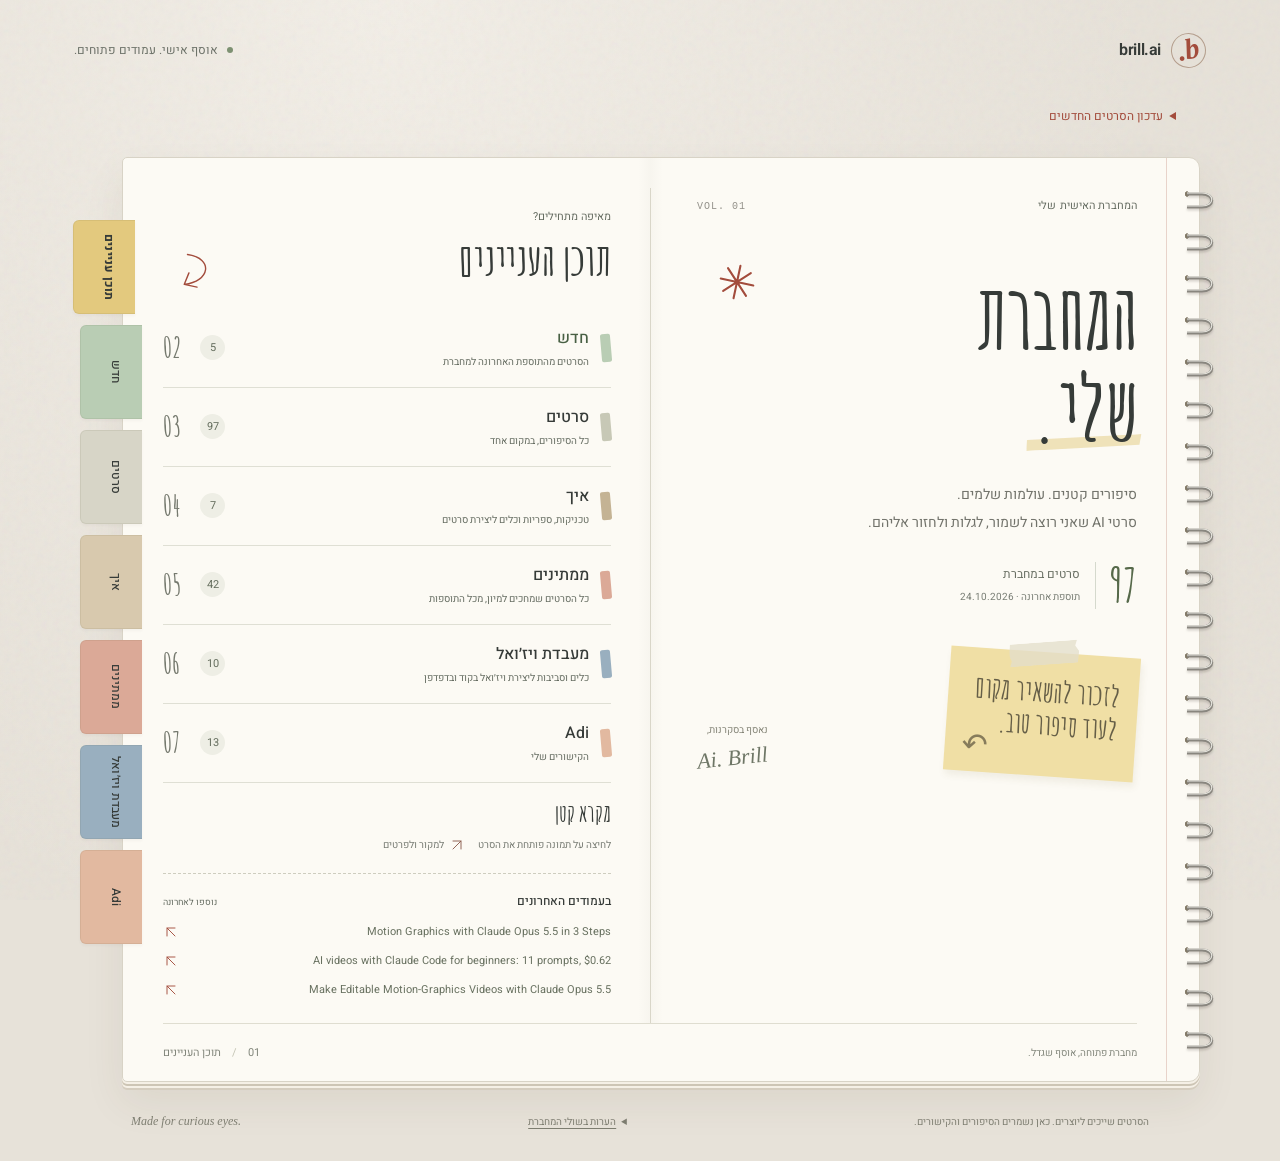
<file: index.html>
<!doctype html>
<html lang="he" dir="rtl">
<head>
  <meta charset="utf-8">
  <meta name="viewport" content="width=device-width, initial-scale=1">
  <meta name="description" content="המחברת שלי. אוסף של סרטי AI, סיפורים, יוצרים ורעיונות ששווה לשמור.">
  <meta name="theme-color" content="#e7e2d9">
  <title>המחברת שלי | brill.ai</title>
  <link rel="icon" href="assets/favicon.ico" sizes="16x16 32x32 48x48">
  <link rel="icon" href="assets/favicon.svg" type="image/svg+xml" sizes="any">
  <link rel="apple-touch-icon" href="assets/apple-touch-icon.png" sizes="180x180">
  <link rel="preload" href="assets/fonts/heebo.woff" as="font" type="font/woff" crossorigin>
  <link rel="preload" href="assets/fonts/amatic-hebrew.woff" as="font" type="font/woff" crossorigin>
  <link rel="stylesheet" href="style.css">
  <script src="film-images.js" defer></script>
  <script src="film-dates.js" defer></script>
  <script src="film-editor.js" defer></script>
  <script src="script.js" defer></script>
</head>
<body>
  <a class="skip" href="#main">דילוג למחברת</a>
  <header class="desk-header">
    <a class="brand" href="#home" aria-label="brill.ai — תוכן העניינים"><span class="brand-mark" aria-hidden="true">b.</span><span dir="ltr">brill.ai</span></a>
    <p class="desk-caption"><span class="status-dot" aria-hidden="true"></span> אוסף אישי. עמודים פתוחים.</p>
  </header>
  <details class="library-update">
    <summary>עדכון הסרטים החדשים</summary>
    <p>להכנסת הסרטים מהתוספת האחרונה ל״חדש״ ולהשארת הסרטים הקודמים בקטגוריות שלהם.</p>
    <a class="file-button" href="https://github.com/Adibrill1/Ai.Brill.Movies/actions/workflows/update-films.yml" target="_blank" rel="noopener noreferrer">פתיחת העדכון ב־GitHub <svg class="arrow-icon" aria-hidden="true" viewBox="0 0 24 24"><path d="M6 18 18 6M6 6h12v12"/></svg></a>
    <p>ב־GitHub לחצי על <bdi>Run workflow</bdi> ואז על כפתור ההפעלה הירוק. נדרשת כניסה לחשבון שלך. בסיום חזרי למחברת ורענני את העמוד.</p>
  </details>
  <div class="notebook-wrap">
    <nav class="page-tabs" aria-label="דפי המחברת">
      <a href="#home" data-page="home" class="tab tab-home" aria-current="page">תוכן עניינים</a>
      <a href="#new" data-page="new" class="tab tab-new">חדש</a>
      <a href="#all" data-page="all" class="tab tab-all">סרטים</a>
      <a href="#how" data-page="how" class="tab tab-how">איך</a>
      <a href="#inbox" data-page="inbox" class="tab tab-inbox">ממתינים</a>
      <a href="#lab" data-page="lab" class="tab tab-lab">מעבדת ויז׳ואל</a>
      <a href="#adi" data-page="adi" class="tab tab-adi">Adi</a>
    </nav>
    <main id="main" class="notebook" tabindex="-1">
      <div class="binding" aria-hidden="true"></div>
      <div class="load-error" id="load-error" role="alert" hidden><p>הסרטים לא נטענו. אפשר לנסות שוב.</p><button id="retry" type="button">ניסיון נוסף <span aria-hidden="true">↻</span></button></div>
      <section id="home-page" aria-labelledby="home-title">
        <div class="opening-spread">
          <div class="cover-page">
            <div class="page-kicker"><span>המחברת האישית שלי</span><span class="edition" dir="ltr">VOL. 01</span></div>
            <div class="cover-heading"><svg class="pencil-star" aria-hidden="true" viewBox="0 0 48 48"><path d="M24 4v40M4 24h40M10 10l28 28M10 38l28-28"/></svg><h1 id="home-title" tabindex="-1">המחברת<br><span>שלי.</span></h1><p class="intro">סיפורים קטנים. עולמות שלמים.<br>סרטי AI שאני רוצה לשמור, לגלות ולחזור אליהם.</p></div>
            <div class="collection-stamp"><span class="stamp-number" id="total-films">—</span><span>סרטים במחברת<br><span id="last-updated">ועוד מקום לסיפורים חדשים</span></span></div>
            <div class="cover-bottom"><div class="sticky-note"><span class="tape" aria-hidden="true"></span><p>לזכור להשאיר מקום<br>לעוד סיפור טוב.</p><span class="note-swish" aria-hidden="true">↶</span></div><div class="cover-signature"><span>נאסף בסקרנות,</span><span class="signature" dir="ltr">Ai. Brill</span></div></div>
          </div>
          <div class="contents-page">
            <div class="contents-heading"><span class="eyebrow">מאיפה מתחילים?</span><h2>תוכן העניינים</h2><svg class="hand-arrow" aria-hidden="true" viewBox="0 0 42 42"><path d="M9 4c27 0 26 24 1 30m0 0 3-12m-3 12 13 1"/></svg></div>
            <nav class="contents" aria-label="תוכן העניינים">
              <a class="contents-row" href="#new"><span class="contents-swatch swatch-new" aria-hidden="true"></span><span class="contents-label">חדש<small>הסרטים מהתוספת האחרונה למחברת</small></span><span class="contents-count" data-count="new">—</span><span class="contents-number">02</span></a>
              <a class="contents-row" href="#all"><span class="contents-swatch swatch-all" aria-hidden="true"></span><span class="contents-label">סרטים<small>כל הסיפורים, במקום אחד</small></span><span class="contents-count" data-count="all">—</span><span class="contents-number">03</span></a>
              <a class="contents-row" href="#how"><span class="contents-swatch swatch-how" aria-hidden="true"></span><span class="contents-label">איך<small>טכניקות, ספריות וכלים ליצירת סרטים</small></span><span class="contents-count" data-count="how">—</span><span class="contents-number">04</span></a>
              <a class="contents-row" href="#inbox"><span class="contents-swatch swatch-inbox" aria-hidden="true"></span><span class="contents-label">ממתינים<small>כל הסרטים שמחכים למיון, מכל התוספות</small></span><span class="contents-count" data-count="inbox">—</span><span class="contents-number">05</span></a>
              <a class="contents-row" href="#lab"><span class="contents-swatch swatch-lab" aria-hidden="true"></span><span class="contents-label">מעבדת ויז׳ואל<small>כלים וסביבות ליצירת ויז׳ואל בקוד ובדפדפן</small></span><span class="contents-count" data-count="lab">—</span><span class="contents-number">06</span></a>
              <a class="contents-row" href="#adi"><span class="contents-swatch swatch-adi" aria-hidden="true"></span><span class="contents-label">Adi<small>הקישורים שלי</small></span><span class="contents-count" data-count="adi">—</span><span class="contents-number">07</span></a>
            </nav>
            <div class="legend"><h3>מקרא קטן</h3><div class="legend-items"><span>לחיצה על תמונה פותחת את הסרט</span><span><svg class="arrow-icon" aria-hidden="true" viewBox="0 0 24 24"><path d="M6 18 18 6M6 6h12v12"/></svg> למקור ולפרטים</span></div></div>
            <section class="recent" aria-labelledby="recent-title"><div class="recent-heading"><h3 id="recent-title">בעמודים האחרונים</h3><span>נוספו לאחרונה</span></div><div id="recent-films"><p class="loading-copy" role="status">פותחים את המחברת…</p></div></section>
          </div>
        </div>
        <div class="page-footer"><span>מחברת פתוחה, אוסף שגדל.</span><span class="page-number">01 <span aria-hidden="true">/</span> תוכן העניינים</span></div>
      </section>
      <section id="collection-page" aria-labelledby="collection-title" hidden>
        <div class="collection-topline"><a class="back-link" href="#home"><span aria-hidden="true">→</span> לתוכן העניינים</a><span class="chapter-label" id="chapter-label">פרק 03</span></div>
        <header class="collection-heading"><div><span class="eyebrow" id="collection-eyebrow">כל הסיפורים, במקום אחד</span><h1 id="collection-title" tabindex="-1">סרטים</h1></div><p id="count" role="status" aria-live="polite"></p></header>
        <section class="controls" aria-label="חיפוש ומיון סרטים">
          <div class="search-field"><label for="search" class="visually-hidden">חיפוש לפי שם סרט, יוצר או כלי</label><svg aria-hidden="true" viewBox="0 0 24 24"><circle cx="10.5" cy="10.5" r="6.5"></circle><path d="m16 16 5 5"></path></svg><input type="search" id="search" placeholder="לחפש בין הדפים… שם סרט, יוצר או כלי"></div>
          <div class="sort-field"><label for="sort">לסדר לפי</label><select id="sort"><option value="newest">תאריך הסרט — החדש קודם</option><option value="oldest">תאריך הסרט — הישן קודם</option><option value="shortest">אורך הסרט — הקצר קודם</option><option value="longest">אורך הסרט — הארוך קודם</option><option value="title">שם הסרט</option></select></div><div class="hearts-field"><input type="checkbox" id="hearts-only"><label for="hearts-only">רק מסומנים בלב</label></div>
        </section>
        <p id="date-sort-note" class="field-hint">המיון לפי תאריך יצירה, ובהיעדרו לפי תאריך פרסום. תאריך חסר מופיע בסוף. אפשר להזין גם שנה בלבד דרך עריכת הכרטיס.</p>
        <div class="filter-summary"><p id="page-note">כל סרט הוא עולם קטן.</p><button id="reset" type="button" hidden>ניקוי החיפוש <span aria-hidden="true">×</span></button></div>
        <details class="personal-settings"><summary>הבחירות האישיות שלי</summary><p>הקטגוריות, הפריימים, המשכים והתאריכים שתערכי נשמרים בדפדפן הזה. אפשר לגבות אותם לקובץ ולהעביר למכשיר אחר.</p><div class="backup-actions"><button id="export-preferences" type="button">הורדת גיבוי</button><label class="file-button" for="import-preferences">טעינת גיבוי</label><input id="import-preferences" class="visually-hidden" type="file" accept="application/json,.json"></div><p id="preferences-status" role="status" aria-live="polite"></p></details>
        <div id="empty" class="empty-state" hidden><span class="empty-doodle" aria-hidden="true">⌕</span><h2>עוד לא כתוב כאן סיפור כזה.</h2><p>אפשר לנסות שם אחר או לפתוח עמוד אחר במחברת.</p></div>
        <p id="move-status" class="move-status" role="status" aria-live="polite"></p>
        <div id="grid" class="grid"></div>
        <div class="collection-end"><span aria-hidden="true">✳︎</span> סוף העמוד, בינתיים.</div>
        <div class="page-footer"><a href="#home">בחזרה לתוכן העניינים</a><span class="page-number" id="collection-page-number">03</span></div>
      </section>
      <noscript><p class="noscript">כדי לדפדף במחברת יש להפעיל JavaScript. אפשר גם לפתוח את <a href="films.json">רשימת הסרטים המלאה</a>.</p></noscript>
    </main>
  </div>
  <dialog id="film-editor" aria-labelledby="editor-title" aria-describedby="editor-storage-note">
    <form id="editor-form">
      <div class="editor-header"><div><span class="eyebrow">הכרטיס שלי במחברת</span><h2 id="editor-title">עריכת הכרטיס</h2><p id="editor-film-title" dir="auto"></p></div><button id="close-editor" class="close-editor" type="button" aria-label="סגירת בורר הפריימים">×</button></div>
      <p id="editor-storage-note" class="editor-note">הבחירה נשמרת בדפדפן הזה. אפשר לגבות אותה דרך ״הבחירות האישיות שלי״.</p>
      <fieldset id="frame-presets"><legend>תמונות לבחירה</legend><p id="frame-options-hint" class="field-hint"></p><div id="frame-options" class="frame-options"></div></fieldset>
      <div class="saved-frame-input"><label class="file-button" for="frame-image-file">בחירת פריים שכבר שמרתי כתמונה</label><input id="frame-image-file" class="visually-hidden" type="file" accept="image/jpeg,image/png,image/webp"></div>
      <div id="selected-frame" class="selected-frame" hidden><img id="frame-preview" alt="הפריים שנבחר לכרטיס"><span id="frame-selection-label">התמונה שנבחרה</span></div>
      <div class="duration-field"><label for="film-duration">אורך הסרט</label><input id="film-duration" type="text" dir="ltr" inputmode="text" placeholder="02:35" maxlength="9" aria-describedby="duration-hint"><small id="duration-hint">דקות:שניות, למשל 02:35. לסרט ארוך: שעות:דקות:שניות.</small></div>
      <fieldset class="film-date-fields"><legend>מתי הסרט נוצר או פורסם?</legend><p class="field-hint">אפשר לציין שנה (2025), חודש (2025-03) או תאריך מלא (2025-03-21). תאריך יצירה קודם לתאריך פרסום במיון.</p><label for="createdDate">תאריך יצירה</label><input id="createdDate" type="text" dir="ltr" maxlength="10" placeholder="YYYY-MM-DD"><label for="publishedDate">תאריך פרסום</label><input id="publishedDate" type="text" dir="ltr" maxlength="10" placeholder="YYYY-MM-DD"></fieldset>
      <p id="editor-message" class="editor-message" role="status" aria-live="polite"></p>
      <div class="editor-actions"><button id="save-film-preferences" type="submit">שמירה בכרטיס</button><button id="restore-film-defaults" type="button">חזרה לתמונה ולמשך המקוריים</button></div>
    </form>
  </dialog>
  <footer class="desk-footer"><p>הסרטים שייכים ליוצרים. כאן נשמרים הסיפורים והקישורים.</p><details><summary>הערות בשולי המחברת</summary><p>התאריך ליד סימן ＋ הוא תאריך ההוספה למחברת. המיון לפי תאריך הסרט משתמש בתאריך יצירה, או בתאריך פרסום כשאין תאריך יצירה; תאריך חסר אינו מוחלף בתאריך ההוספה. משך הצפייה הוא של גרסת הסרט המקושרת; לגרסאות אחרות עשוי להיות אורך שונה. כלי שלא אומת מסומן במפורש. פוסטרים: Runway AI Film Festival. תמונות מקדימות: סרטי YouTube ועמוד היוצר של PAOLA. בחירה בפסטיבל אינה מעידה על הכלי שבו נוצר הסרט.</p></details><span dir="ltr">Made for curious eyes.</span></footer>
</body>
</html>
</file>
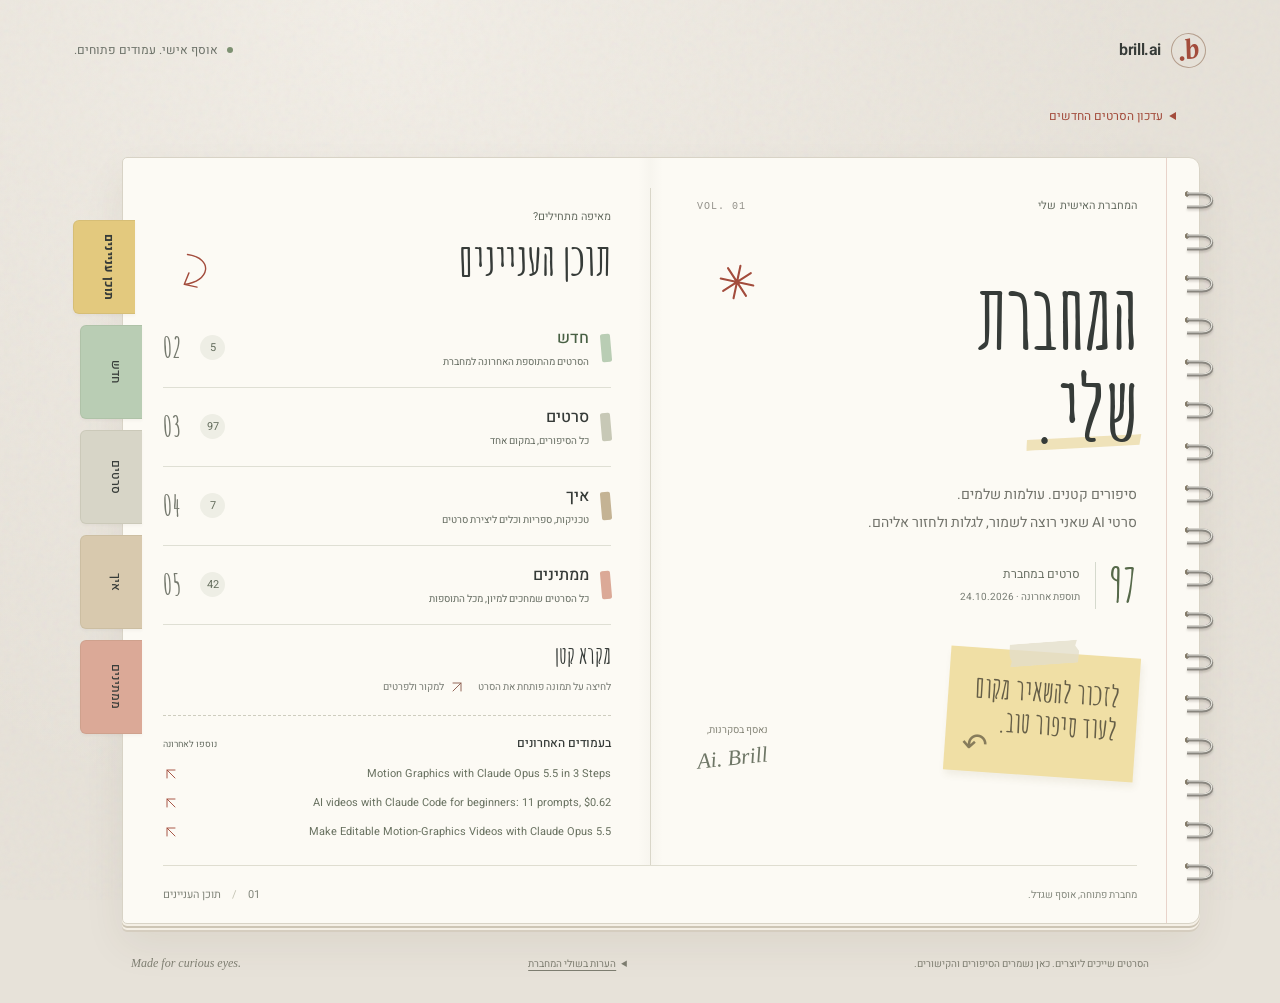
<file: 1-index.html>
<!doctype html>
<html lang="he" dir="rtl">
<head>
  <meta charset="utf-8">
  <meta name="viewport" content="width=device-width, initial-scale=1">
  <meta name="description" content="המחברת שלי. אוסף של סרטי AI, סיפורים, יוצרים ורעיונות ששווה לשמור.">
  <meta name="theme-color" content="#e7e2d9">
  <title>המחברת שלי | brill.ai</title>
  <link rel="icon" href="assets/favicon.ico" sizes="16x16 32x32 48x48">
  <link rel="icon" href="assets/favicon.svg" type="image/svg+xml" sizes="any">
  <link rel="apple-touch-icon" href="assets/apple-touch-icon.png" sizes="180x180">
  <link rel="preload" href="assets/fonts/heebo.woff" as="font" type="font/woff" crossorigin>
  <link rel="preload" href="assets/fonts/amatic-hebrew.woff" as="font" type="font/woff" crossorigin>
  <link rel="stylesheet" href="style.css">
  <script src="film-images.js" defer></script>
  <script src="film-dates.js" defer></script>
  <script src="film-editor.js" defer></script>
  <script src="script.js" defer></script>
</head>
<body>
  <a class="skip" href="#main">דילוג למחברת</a>
  <header class="desk-header">
    <a class="brand" href="#home" aria-label="brill.ai — תוכן העניינים"><span class="brand-mark" aria-hidden="true">b.</span><span dir="ltr">brill.ai</span></a>
    <p class="desk-caption"><span class="status-dot" aria-hidden="true"></span> אוסף אישי. עמודים פתוחים.</p>
  </header>
  <details class="library-update">
    <summary>עדכון הסרטים החדשים</summary>
    <p>להכנסת הסרטים מהתוספת האחרונה ל״חדש״ ולהשארת הסרטים הקודמים בקטגוריות שלהם.</p>
    <a class="file-button" href="https://github.com/Adibrill1/Ai.Brill.Movies/actions/workflows/update-films.yml" target="_blank" rel="noopener noreferrer">פתיחת העדכון ב־GitHub <svg class="arrow-icon" aria-hidden="true" viewBox="0 0 24 24"><path d="M6 18 18 6M6 6h12v12"/></svg></a>
    <p>ב־GitHub לחצי על <bdi>Run workflow</bdi> ואז על כפתור ההפעלה הירוק. נדרשת כניסה לחשבון שלך. בסיום חזרי למחברת ורענני את העמוד.</p>
  </details>
  <div class="notebook-wrap">
    <nav class="page-tabs" aria-label="דפי המחברת">
      <a href="#home" data-page="home" class="tab tab-home" aria-current="page">תוכן עניינים</a>
      <a href="#new" data-page="new" class="tab tab-new">חדש</a>
      <a href="#all" data-page="all" class="tab tab-all">סרטים</a>
      <a href="#how" data-page="how" class="tab tab-how">איך</a>
      <a href="#inbox" data-page="inbox" class="tab tab-inbox">ממתינים</a>
    </nav>
    <main id="main" class="notebook" tabindex="-1">
      <div class="binding" aria-hidden="true"></div>
      <div class="load-error" id="load-error" role="alert" hidden><p>הסרטים לא נטענו. אפשר לנסות שוב.</p><button id="retry" type="button">ניסיון נוסף <span aria-hidden="true">↻</span></button></div>
      <section id="home-page" aria-labelledby="home-title">
        <div class="opening-spread">
          <div class="cover-page">
            <div class="page-kicker"><span>המחברת האישית שלי</span><span class="edition" dir="ltr">VOL. 01</span></div>
            <div class="cover-heading"><svg class="pencil-star" aria-hidden="true" viewBox="0 0 48 48"><path d="M24 4v40M4 24h40M10 10l28 28M10 38l28-28"/></svg><h1 id="home-title" tabindex="-1">המחברת<br><span>שלי.</span></h1><p class="intro">סיפורים קטנים. עולמות שלמים.<br>סרטי AI שאני רוצה לשמור, לגלות ולחזור אליהם.</p></div>
            <div class="collection-stamp"><span class="stamp-number" id="total-films">—</span><span>סרטים במחברת<br><span id="last-updated">ועוד מקום לסיפורים חדשים</span></span></div>
            <div class="cover-bottom"><div class="sticky-note"><span class="tape" aria-hidden="true"></span><p>לזכור להשאיר מקום<br>לעוד סיפור טוב.</p><span class="note-swish" aria-hidden="true">↶</span></div><div class="cover-signature"><span>נאסף בסקרנות,</span><span class="signature" dir="ltr">Ai. Brill</span></div></div>
          </div>
          <div class="contents-page">
            <div class="contents-heading"><span class="eyebrow">מאיפה מתחילים?</span><h2>תוכן העניינים</h2><svg class="hand-arrow" aria-hidden="true" viewBox="0 0 42 42"><path d="M9 4c27 0 26 24 1 30m0 0 3-12m-3 12 13 1"/></svg></div>
            <nav class="contents" aria-label="תוכן העניינים">
              <a class="contents-row" href="#new"><span class="contents-swatch swatch-new" aria-hidden="true"></span><span class="contents-label">חדש<small>הסרטים מהתוספת האחרונה למחברת</small></span><span class="contents-count" data-count="new">—</span><span class="contents-number">02</span></a>
              <a class="contents-row" href="#all"><span class="contents-swatch swatch-all" aria-hidden="true"></span><span class="contents-label">סרטים<small>כל הסיפורים, במקום אחד</small></span><span class="contents-count" data-count="all">—</span><span class="contents-number">03</span></a>
              <a class="contents-row" href="#how"><span class="contents-swatch swatch-how" aria-hidden="true"></span><span class="contents-label">איך<small>טכניקות, ספריות וכלים ליצירת סרטים</small></span><span class="contents-count" data-count="how">—</span><span class="contents-number">04</span></a>
              <a class="contents-row" href="#inbox"><span class="contents-swatch swatch-inbox" aria-hidden="true"></span><span class="contents-label">ממתינים<small>כל הסרטים שמחכים למיון, מכל התוספות</small></span><span class="contents-count" data-count="inbox">—</span><span class="contents-number">05</span></a>
            </nav>
            <div class="legend"><h3>מקרא קטן</h3><div class="legend-items"><span>לחיצה על תמונה פותחת את הסרט</span><span><svg class="arrow-icon" aria-hidden="true" viewBox="0 0 24 24"><path d="M6 18 18 6M6 6h12v12"/></svg> למקור ולפרטים</span></div></div>
            <section class="recent" aria-labelledby="recent-title"><div class="recent-heading"><h3 id="recent-title">בעמודים האחרונים</h3><span>נוספו לאחרונה</span></div><div id="recent-films"><p class="loading-copy" role="status">פותחים את המחברת…</p></div></section>
          </div>
        </div>
        <div class="page-footer"><span>מחברת פתוחה, אוסף שגדל.</span><span class="page-number">01 <span aria-hidden="true">/</span> תוכן העניינים</span></div>
      </section>
      <section id="collection-page" aria-labelledby="collection-title" hidden>
        <div class="collection-topline"><a class="back-link" href="#home"><span aria-hidden="true">→</span> לתוכן העניינים</a><span class="chapter-label" id="chapter-label">פרק 03</span></div>
        <header class="collection-heading"><div><span class="eyebrow" id="collection-eyebrow">כל הסיפורים, במקום אחד</span><h1 id="collection-title" tabindex="-1">סרטים</h1></div><p id="count" role="status" aria-live="polite"></p></header>
        <section class="controls" aria-label="חיפוש ומיון סרטים">
          <div class="search-field"><label for="search" class="visually-hidden">חיפוש לפי שם סרט, יוצר או כלי</label><svg aria-hidden="true" viewBox="0 0 24 24"><circle cx="10.5" cy="10.5" r="6.5"></circle><path d="m16 16 5 5"></path></svg><input type="search" id="search" placeholder="לחפש בין הדפים… שם סרט, יוצר או כלי"></div>
          <div class="sort-field"><label for="sort">לסדר לפי</label><select id="sort"><option value="newest">תאריך הסרט — החדש קודם</option><option value="oldest">תאריך הסרט — הישן קודם</option><option value="shortest">אורך הסרט — הקצר קודם</option><option value="longest">אורך הסרט — הארוך קודם</option><option value="title">שם הסרט</option></select></div><div class="hearts-field"><input type="checkbox" id="hearts-only"><label for="hearts-only">רק מסומנים בלב</label></div>
        </section>
        <p id="date-sort-note" class="field-hint">המיון לפי תאריך יצירה, ובהיעדרו לפי תאריך פרסום. תאריך חסר מופיע בסוף. אפשר להזין גם שנה בלבד דרך עריכת הכרטיס.</p>
        <div class="filter-summary"><p id="page-note">כל סרט הוא עולם קטן.</p><button id="reset" type="button" hidden>ניקוי החיפוש <span aria-hidden="true">×</span></button></div>
        <details class="personal-settings"><summary>הבחירות האישיות שלי</summary><p>הקטגוריות, הפריימים, המשכים והתאריכים שתערכי נשמרים בדפדפן הזה. אפשר לגבות אותם לקובץ ולהעביר למכשיר אחר.</p><div class="backup-actions"><button id="export-preferences" type="button">הורדת גיבוי</button><label class="file-button" for="import-preferences">טעינת גיבוי</label><input id="import-preferences" class="visually-hidden" type="file" accept="application/json,.json"></div><p id="preferences-status" role="status" aria-live="polite"></p></details>
        <div id="empty" class="empty-state" hidden><span class="empty-doodle" aria-hidden="true">⌕</span><h2>עוד לא כתוב כאן סיפור כזה.</h2><p>אפשר לנסות שם אחר או לפתוח עמוד אחר במחברת.</p></div>
        <p id="move-status" class="move-status" role="status" aria-live="polite"></p>
        <div id="grid" class="grid"></div>
        <div class="collection-end"><span aria-hidden="true">✳︎</span> סוף העמוד, בינתיים.</div>
        <div class="page-footer"><a href="#home">בחזרה לתוכן העניינים</a><span class="page-number" id="collection-page-number">03</span></div>
      </section>
      <noscript><p class="noscript">כדי לדפדף במחברת יש להפעיל JavaScript. אפשר גם לפתוח את <a href="films.json">רשימת הסרטים המלאה</a>.</p></noscript>
    </main>
  </div>
  <dialog id="film-editor" aria-labelledby="editor-title" aria-describedby="editor-storage-note">
    <form id="editor-form">
      <div class="editor-header"><div><span class="eyebrow">הכרטיס שלי במחברת</span><h2 id="editor-title">עריכת הכרטיס</h2><p id="editor-film-title" dir="auto"></p></div><button id="close-editor" class="close-editor" type="button" aria-label="סגירת בורר הפריימים">×</button></div>
      <p id="editor-storage-note" class="editor-note">הבחירה נשמרת בדפדפן הזה. אפשר לגבות אותה דרך ״הבחירות האישיות שלי״.</p>
      <fieldset id="frame-presets"><legend>תמונות לבחירה</legend><p id="frame-options-hint" class="field-hint"></p><div id="frame-options" class="frame-options"></div></fieldset>
      <div class="saved-frame-input"><label class="file-button" for="frame-image-file">בחירת פריים שכבר שמרתי כתמונה</label><input id="frame-image-file" class="visually-hidden" type="file" accept="image/jpeg,image/png,image/webp"></div>
      <div id="selected-frame" class="selected-frame" hidden><img id="frame-preview" alt="הפריים שנבחר לכרטיס"><span id="frame-selection-label">התמונה שנבחרה</span></div>
      <div class="duration-field"><label for="film-duration">אורך הסרט</label><input id="film-duration" type="text" dir="ltr" inputmode="text" placeholder="02:35" maxlength="9" aria-describedby="duration-hint"><small id="duration-hint">דקות:שניות, למשל 02:35. לסרט ארוך: שעות:דקות:שניות.</small></div>
      <fieldset class="film-date-fields"><legend>מתי הסרט נוצר או פורסם?</legend><p class="field-hint">אפשר לציין שנה (2025), חודש (2025-03) או תאריך מלא (2025-03-21). תאריך יצירה קודם לתאריך פרסום במיון.</p><label for="createdDate">תאריך יצירה</label><input id="createdDate" type="text" dir="ltr" maxlength="10" placeholder="YYYY-MM-DD"><label for="publishedDate">תאריך פרסום</label><input id="publishedDate" type="text" dir="ltr" maxlength="10" placeholder="YYYY-MM-DD"></fieldset>
      <p id="editor-message" class="editor-message" role="status" aria-live="polite"></p>
      <div class="editor-actions"><button id="save-film-preferences" type="submit">שמירה בכרטיס</button><button id="restore-film-defaults" type="button">חזרה לתמונה ולמשך המקוריים</button></div>
    </form>
  </dialog>
  <footer class="desk-footer"><p>הסרטים שייכים ליוצרים. כאן נשמרים הסיפורים והקישורים.</p><details><summary>הערות בשולי המחברת</summary><p>התאריך ליד סימן ＋ הוא תאריך ההוספה למחברת. המיון לפי תאריך הסרט משתמש בתאריך יצירה, או בתאריך פרסום כשאין תאריך יצירה; תאריך חסר אינו מוחלף בתאריך ההוספה. משך הצפייה הוא של גרסת הסרט המקושרת; לגרסאות אחרות עשוי להיות אורך שונה. כלי שלא אומת מסומן במפורש. פוסטרים: Runway AI Film Festival. תמונות מקדימות: סרטי YouTube ועמוד היוצר של PAOLA. בחירה בפסטיבל אינה מעידה על הכלי שבו נוצר הסרט.</p></details><span dir="ltr">Made for curious eyes.</span></footer>
</body>
</html>
</file>
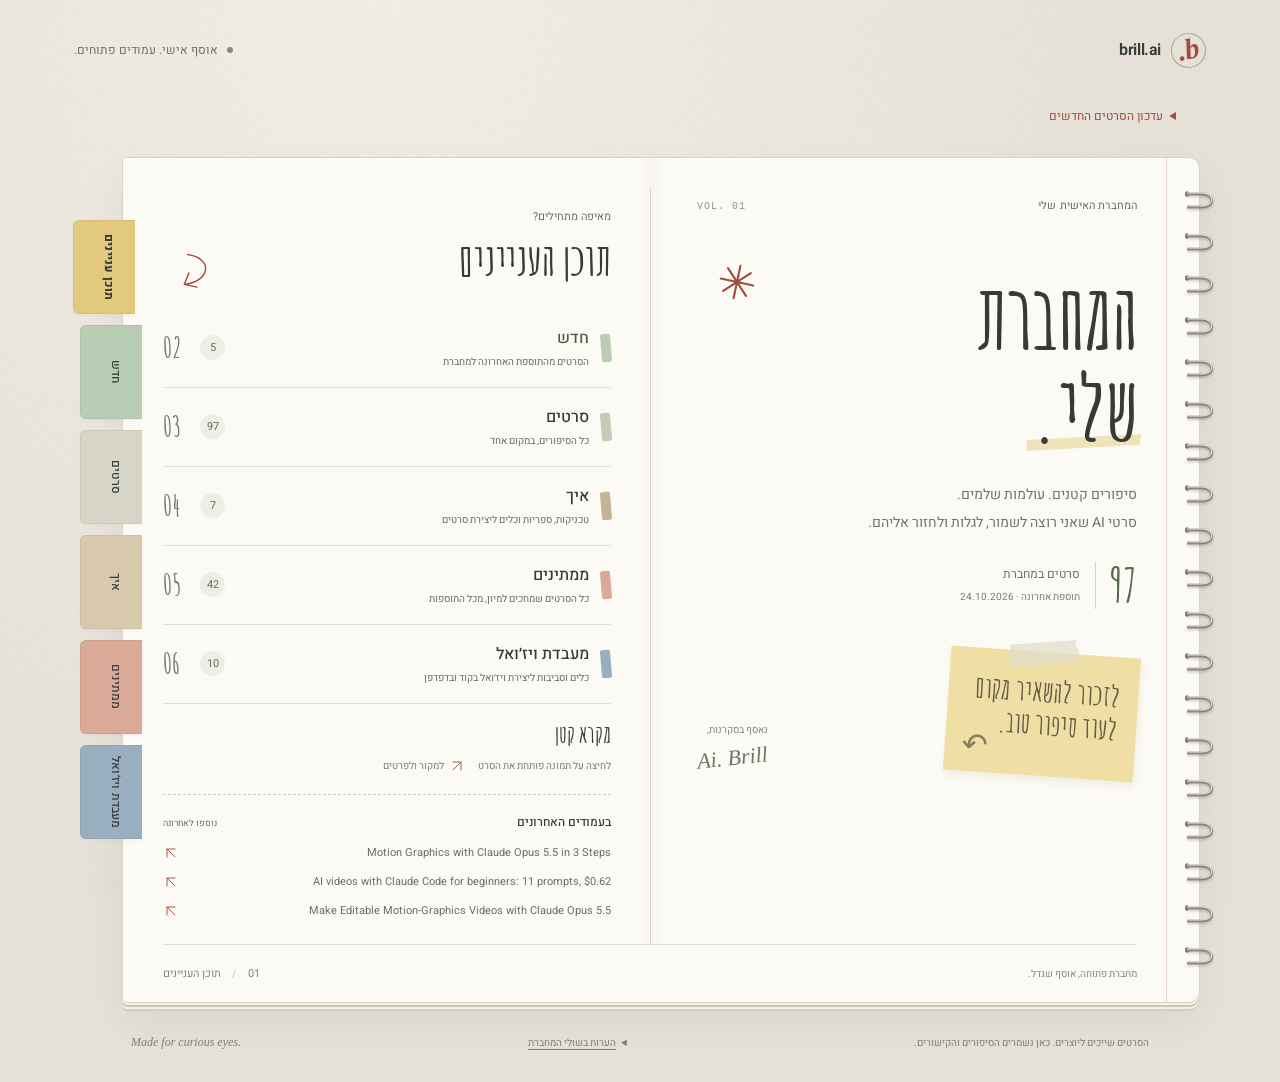
<file: 5-index.html>
<!doctype html>
<html lang="he" dir="rtl">
<head>
  <meta charset="utf-8">
  <meta name="viewport" content="width=device-width, initial-scale=1">
  <meta name="description" content="המחברת שלי. אוסף של סרטי AI, סיפורים, יוצרים ורעיונות ששווה לשמור.">
  <meta name="theme-color" content="#e7e2d9">
  <title>המחברת שלי | brill.ai</title>
  <link rel="icon" href="assets/favicon.ico" sizes="16x16 32x32 48x48">
  <link rel="icon" href="assets/favicon.svg" type="image/svg+xml" sizes="any">
  <link rel="apple-touch-icon" href="assets/apple-touch-icon.png" sizes="180x180">
  <link rel="preload" href="assets/fonts/heebo.woff" as="font" type="font/woff" crossorigin>
  <link rel="preload" href="assets/fonts/amatic-hebrew.woff" as="font" type="font/woff" crossorigin>
  <link rel="stylesheet" href="style.css">
  <script src="film-images.js" defer></script>
  <script src="film-dates.js" defer></script>
  <script src="film-editor.js" defer></script>
  <script src="script.js" defer></script>
</head>
<body>
  <a class="skip" href="#main">דילוג למחברת</a>
  <header class="desk-header">
    <a class="brand" href="#home" aria-label="brill.ai — תוכן העניינים"><span class="brand-mark" aria-hidden="true">b.</span><span dir="ltr">brill.ai</span></a>
    <p class="desk-caption"><span class="status-dot" aria-hidden="true"></span> אוסף אישי. עמודים פתוחים.</p>
  </header>
  <details class="library-update">
    <summary>עדכון הסרטים החדשים</summary>
    <p>להכנסת הסרטים מהתוספת האחרונה ל״חדש״ ולהשארת הסרטים הקודמים בקטגוריות שלהם.</p>
    <a class="file-button" href="https://github.com/Adibrill1/Ai.Brill.Movies/actions/workflows/update-films.yml" target="_blank" rel="noopener noreferrer">פתיחת העדכון ב־GitHub <svg class="arrow-icon" aria-hidden="true" viewBox="0 0 24 24"><path d="M6 18 18 6M6 6h12v12"/></svg></a>
    <p>ב־GitHub לחצי על <bdi>Run workflow</bdi> ואז על כפתור ההפעלה הירוק. נדרשת כניסה לחשבון שלך. בסיום חזרי למחברת ורענני את העמוד.</p>
  </details>
  <div class="notebook-wrap">
    <nav class="page-tabs" aria-label="דפי המחברת">
      <a href="#home" data-page="home" class="tab tab-home" aria-current="page">תוכן עניינים</a>
      <a href="#new" data-page="new" class="tab tab-new">חדש</a>
      <a href="#all" data-page="all" class="tab tab-all">סרטים</a>
      <a href="#how" data-page="how" class="tab tab-how">איך</a>
      <a href="#inbox" data-page="inbox" class="tab tab-inbox">ממתינים</a>
      <a href="#lab" data-page="lab" class="tab tab-lab">מעבדת ויז׳ואל</a>
    </nav>
    <main id="main" class="notebook" tabindex="-1">
      <div class="binding" aria-hidden="true"></div>
      <div class="load-error" id="load-error" role="alert" hidden><p>הסרטים לא נטענו. אפשר לנסות שוב.</p><button id="retry" type="button">ניסיון נוסף <span aria-hidden="true">↻</span></button></div>
      <section id="home-page" aria-labelledby="home-title">
        <div class="opening-spread">
          <div class="cover-page">
            <div class="page-kicker"><span>המחברת האישית שלי</span><span class="edition" dir="ltr">VOL. 01</span></div>
            <div class="cover-heading"><svg class="pencil-star" aria-hidden="true" viewBox="0 0 48 48"><path d="M24 4v40M4 24h40M10 10l28 28M10 38l28-28"/></svg><h1 id="home-title" tabindex="-1">המחברת<br><span>שלי.</span></h1><p class="intro">סיפורים קטנים. עולמות שלמים.<br>סרטי AI שאני רוצה לשמור, לגלות ולחזור אליהם.</p></div>
            <div class="collection-stamp"><span class="stamp-number" id="total-films">—</span><span>סרטים במחברת<br><span id="last-updated">ועוד מקום לסיפורים חדשים</span></span></div>
            <div class="cover-bottom"><div class="sticky-note"><span class="tape" aria-hidden="true"></span><p>לזכור להשאיר מקום<br>לעוד סיפור טוב.</p><span class="note-swish" aria-hidden="true">↶</span></div><div class="cover-signature"><span>נאסף בסקרנות,</span><span class="signature" dir="ltr">Ai. Brill</span></div></div>
          </div>
          <div class="contents-page">
            <div class="contents-heading"><span class="eyebrow">מאיפה מתחילים?</span><h2>תוכן העניינים</h2><svg class="hand-arrow" aria-hidden="true" viewBox="0 0 42 42"><path d="M9 4c27 0 26 24 1 30m0 0 3-12m-3 12 13 1"/></svg></div>
            <nav class="contents" aria-label="תוכן העניינים">
              <a class="contents-row" href="#new"><span class="contents-swatch swatch-new" aria-hidden="true"></span><span class="contents-label">חדש<small>הסרטים מהתוספת האחרונה למחברת</small></span><span class="contents-count" data-count="new">—</span><span class="contents-number">02</span></a>
              <a class="contents-row" href="#all"><span class="contents-swatch swatch-all" aria-hidden="true"></span><span class="contents-label">סרטים<small>כל הסיפורים, במקום אחד</small></span><span class="contents-count" data-count="all">—</span><span class="contents-number">03</span></a>
              <a class="contents-row" href="#how"><span class="contents-swatch swatch-how" aria-hidden="true"></span><span class="contents-label">איך<small>טכניקות, ספריות וכלים ליצירת סרטים</small></span><span class="contents-count" data-count="how">—</span><span class="contents-number">04</span></a>
              <a class="contents-row" href="#inbox"><span class="contents-swatch swatch-inbox" aria-hidden="true"></span><span class="contents-label">ממתינים<small>כל הסרטים שמחכים למיון, מכל התוספות</small></span><span class="contents-count" data-count="inbox">—</span><span class="contents-number">05</span></a>
              <a class="contents-row" href="#lab"><span class="contents-swatch swatch-lab" aria-hidden="true"></span><span class="contents-label">מעבדת ויז׳ואל<small>כלים וסביבות ליצירת ויז׳ואל בקוד ובדפדפן</small></span><span class="contents-count" data-count="lab">—</span><span class="contents-number">06</span></a>
            </nav>
            <div class="legend"><h3>מקרא קטן</h3><div class="legend-items"><span>לחיצה על תמונה פותחת את הסרט</span><span><svg class="arrow-icon" aria-hidden="true" viewBox="0 0 24 24"><path d="M6 18 18 6M6 6h12v12"/></svg> למקור ולפרטים</span></div></div>
            <section class="recent" aria-labelledby="recent-title"><div class="recent-heading"><h3 id="recent-title">בעמודים האחרונים</h3><span>נוספו לאחרונה</span></div><div id="recent-films"><p class="loading-copy" role="status">פותחים את המחברת…</p></div></section>
          </div>
        </div>
        <div class="page-footer"><span>מחברת פתוחה, אוסף שגדל.</span><span class="page-number">01 <span aria-hidden="true">/</span> תוכן העניינים</span></div>
      </section>
      <section id="collection-page" aria-labelledby="collection-title" hidden>
        <div class="collection-topline"><a class="back-link" href="#home"><span aria-hidden="true">→</span> לתוכן העניינים</a><span class="chapter-label" id="chapter-label">פרק 03</span></div>
        <header class="collection-heading"><div><span class="eyebrow" id="collection-eyebrow">כל הסיפורים, במקום אחד</span><h1 id="collection-title" tabindex="-1">סרטים</h1></div><p id="count" role="status" aria-live="polite"></p></header>
        <section class="controls" aria-label="חיפוש ומיון סרטים">
          <div class="search-field"><label for="search" class="visually-hidden">חיפוש לפי שם סרט, יוצר או כלי</label><svg aria-hidden="true" viewBox="0 0 24 24"><circle cx="10.5" cy="10.5" r="6.5"></circle><path d="m16 16 5 5"></path></svg><input type="search" id="search" placeholder="לחפש בין הדפים… שם סרט, יוצר או כלי"></div>
          <div class="sort-field"><label for="sort">לסדר לפי</label><select id="sort"><option value="newest">תאריך הסרט — החדש קודם</option><option value="oldest">תאריך הסרט — הישן קודם</option><option value="shortest">אורך הסרט — הקצר קודם</option><option value="longest">אורך הסרט — הארוך קודם</option><option value="title">שם הסרט</option></select></div><div class="hearts-field"><input type="checkbox" id="hearts-only"><label for="hearts-only">רק מסומנים בלב</label></div>
        </section>
        <p id="date-sort-note" class="field-hint">המיון לפי תאריך יצירה, ובהיעדרו לפי תאריך פרסום. תאריך חסר מופיע בסוף. אפשר להזין גם שנה בלבד דרך עריכת הכרטיס.</p>
        <div class="filter-summary"><p id="page-note">כל סרט הוא עולם קטן.</p><button id="reset" type="button" hidden>ניקוי החיפוש <span aria-hidden="true">×</span></button></div>
        <details class="personal-settings"><summary>הבחירות האישיות שלי</summary><p>הקטגוריות, הפריימים, המשכים והתאריכים שתערכי נשמרים בדפדפן הזה. אפשר לגבות אותם לקובץ ולהעביר למכשיר אחר.</p><div class="backup-actions"><button id="export-preferences" type="button">הורדת גיבוי</button><label class="file-button" for="import-preferences">טעינת גיבוי</label><input id="import-preferences" class="visually-hidden" type="file" accept="application/json,.json"></div><p id="preferences-status" role="status" aria-live="polite"></p></details>
        <div id="empty" class="empty-state" hidden><span class="empty-doodle" aria-hidden="true">⌕</span><h2>עוד לא כתוב כאן סיפור כזה.</h2><p>אפשר לנסות שם אחר או לפתוח עמוד אחר במחברת.</p></div>
        <p id="move-status" class="move-status" role="status" aria-live="polite"></p>
        <div id="grid" class="grid"></div>
        <div class="collection-end"><span aria-hidden="true">✳︎</span> סוף העמוד, בינתיים.</div>
        <div class="page-footer"><a href="#home">בחזרה לתוכן העניינים</a><span class="page-number" id="collection-page-number">03</span></div>
      </section>
      <noscript><p class="noscript">כדי לדפדף במחברת יש להפעיל JavaScript. אפשר גם לפתוח את <a href="films.json">רשימת הסרטים המלאה</a>.</p></noscript>
    </main>
  </div>
  <dialog id="film-editor" aria-labelledby="editor-title" aria-describedby="editor-storage-note">
    <form id="editor-form">
      <div class="editor-header"><div><span class="eyebrow">הכרטיס שלי במחברת</span><h2 id="editor-title">עריכת הכרטיס</h2><p id="editor-film-title" dir="auto"></p></div><button id="close-editor" class="close-editor" type="button" aria-label="סגירת בורר הפריימים">×</button></div>
      <p id="editor-storage-note" class="editor-note">הבחירה נשמרת בדפדפן הזה. אפשר לגבות אותה דרך ״הבחירות האישיות שלי״.</p>
      <fieldset id="frame-presets"><legend>תמונות לבחירה</legend><p id="frame-options-hint" class="field-hint"></p><div id="frame-options" class="frame-options"></div></fieldset>
      <div class="saved-frame-input"><label class="file-button" for="frame-image-file">בחירת פריים שכבר שמרתי כתמונה</label><input id="frame-image-file" class="visually-hidden" type="file" accept="image/jpeg,image/png,image/webp"></div>
      <div id="selected-frame" class="selected-frame" hidden><img id="frame-preview" alt="הפריים שנבחר לכרטיס"><span id="frame-selection-label">התמונה שנבחרה</span></div>
      <div class="duration-field"><label for="film-duration">אורך הסרט</label><input id="film-duration" type="text" dir="ltr" inputmode="text" placeholder="02:35" maxlength="9" aria-describedby="duration-hint"><small id="duration-hint">דקות:שניות, למשל 02:35. לסרט ארוך: שעות:דקות:שניות.</small></div>
      <fieldset class="film-date-fields"><legend>מתי הסרט נוצר או פורסם?</legend><p class="field-hint">אפשר לציין שנה (2025), חודש (2025-03) או תאריך מלא (2025-03-21). תאריך יצירה קודם לתאריך פרסום במיון.</p><label for="createdDate">תאריך יצירה</label><input id="createdDate" type="text" dir="ltr" maxlength="10" placeholder="YYYY-MM-DD"><label for="publishedDate">תאריך פרסום</label><input id="publishedDate" type="text" dir="ltr" maxlength="10" placeholder="YYYY-MM-DD"></fieldset>
      <p id="editor-message" class="editor-message" role="status" aria-live="polite"></p>
      <div class="editor-actions"><button id="save-film-preferences" type="submit">שמירה בכרטיס</button><button id="restore-film-defaults" type="button">חזרה לתמונה ולמשך המקוריים</button></div>
    </form>
  </dialog>
  <footer class="desk-footer"><p>הסרטים שייכים ליוצרים. כאן נשמרים הסיפורים והקישורים.</p><details><summary>הערות בשולי המחברת</summary><p>התאריך ליד סימן ＋ הוא תאריך ההוספה למחברת. המיון לפי תאריך הסרט משתמש בתאריך יצירה, או בתאריך פרסום כשאין תאריך יצירה; תאריך חסר אינו מוחלף בתאריך ההוספה. משך הצפייה הוא של גרסת הסרט המקושרת; לגרסאות אחרות עשוי להיות אורך שונה. כלי שלא אומת מסומן במפורש. פוסטרים: Runway AI Film Festival. תמונות מקדימות: סרטי YouTube ועמוד היוצר של PAOLA. בחירה בפסטיבל אינה מעידה על הכלי שבו נוצר הסרט.</p></details><span dir="ltr">Made for curious eyes.</span></footer>
</body>
</html>
</file>
<file: style.css>
@font-face{font-family:Heebo;src:url('assets/fonts/heebo.woff') format('woff');font-weight:100 900;font-display:swap}
@font-face{font-family:Amatic;src:url('assets/fonts/amatic-hebrew.woff') format('woff');font-weight:700;font-display:swap}
:root{color-scheme:light;--desk:#e7e2d9;--paper:#fcfaf4;--ink:#363b38;--muted:#656c61;--line:#dfdfd4;--rust:#a34c3c;--sage:#9eae8a;--pink:#dba997;--blue:#99afbf;--yellow:#e3c97e;--hand:Amatic,'Noto Sans Hebrew',sans-serif}
*{box-sizing:border-box}html{scroll-behavior:smooth;scroll-padding-top:28px}body{margin:0;background:radial-gradient(ellipse at 30% 0%,#f2eee7 0,transparent 60%),var(--desk);color:var(--ink);font:15px/1.65 Heebo,Arial,sans-serif}body::before{content:'';position:fixed;inset:0;pointer-events:none;opacity:.2;background-image:url("data:image/svg+xml,%3Csvg viewBox='0 0 180 180' xmlns='http://www.w3.org/2000/svg'%3E%3Cfilter id='n'%3E%3CfeTurbulence type='fractalNoise' baseFrequency='.8' numOctaves='3' stitchTiles='stitch'/%3E%3C/filter%3E%3Cpath fill='%23968f80' opacity='.24' filter='url(%23n)' d='M0 0h180v180H0z'/%3E%3C/svg%3E");z-index:-1}a{color:inherit;text-decoration:none}button,input,select{font:inherit;color:inherit}button{cursor:pointer}a,button{touch-action:manipulation;-webkit-tap-highlight-color:transparent}:focus-visible{outline:2px solid var(--rust);outline-offset:5px;border-radius:2px}[hidden]{display:none!important}.visually-hidden{position:absolute;width:1px;height:1px;padding:0;margin:-1px;overflow:hidden;clip-path:inset(50%);white-space:nowrap;border:0}.skip{position:fixed;top:-100px;right:20px;background:var(--paper);padding:12px 20px;z-index:10}.skip:focus{top:8px}
/* Desk, paper edges, binding and index tabs. */
.desk-header{max-width:1200px;margin:0 auto;padding:30px 34px 24px;display:flex;justify-content:space-between;align-items:center;gap:16px}.brand{display:flex;align-items:center;gap:10px;font-size:16px;font-weight:650;letter-spacing:-.4px}.brand-mark{font-family:Georgia,serif;font-size:29px;font-style:italic;line-height:1;color:var(--rust);border:1px solid #b49e8d;width:35px;height:35px;text-align:center;border-radius:50%;transform:rotate(-12deg);padding-top:1px}.desk-caption{margin:0;display:flex;align-items:center;gap:9px;font-size:12px;color:#6d7269}.status-dot{width:6px;height:6px;border-radius:50%;background:#7d9172}.notebook-wrap{position:relative;max-width:1120px;margin:0 auto 32px;padding-left:42px}.notebook{position:relative;min-height:720px;background:var(--paper);border:1px solid #d8d3c6;border-radius:5px 11px 11px 5px;box-shadow:0 2px 0 #f5f0e6,0 4px 0 #cdc5b5,0 6px 0 #f5f0e6,0 8px 0 #d5cdbf,0 20px 40px #493a2414;padding:30px 62px 0 40px}.notebook::before{content:'';position:absolute;inset:0 32px 0 auto;border-right:1px solid #d6aea180;pointer-events:none}.binding{position:absolute;top:24px;bottom:24px;right:-12px;width:30px;z-index:3;background:radial-gradient(ellipse 4px 6px at 18px 14px,#716655 0 60%,transparent 70%) 0 0/30px 42px repeat-y;pointer-events:none}.binding::after{content:'';position:absolute;inset:0;background:repeating-linear-gradient(180deg,transparent 0 10px,#bbb7af 10px,#f5f4f0 12px,#9b988f 14px,#77766f 16px,transparent 17px 42px);width:26px;filter:drop-shadow(0 2px 1px #42382b33);border-radius:5px}.page-tabs{position:absolute;top:63px;left:0;width:62px;display:flex;flex-direction:column;gap:11px;z-index:2}.tab{height:94px;width:62px;writing-mode:vertical-rl;display:flex;align-items:center;justify-content:center;border:1px solid #51482b15;border-right:0;border-radius:6px 0 0 6px;padding-left:7px;box-shadow:0 2px 3px #4038290a;font-size:12px;font-weight:500;letter-spacing:.2px;transition:transform .2s}.tab:hover,.tab[aria-current='page']{transform:translateX(-7px)}.tab[aria-current='page']{font-weight:750}.tab-home{background:var(--yellow)}.tab-all{background:#d7d5c7}.tab-festival{background:var(--sage)}.tab-community{background:var(--pink)}.tab-official{background:var(--blue)}.tab-how{background:#d8c9ae}
/* The opening spread. */
.opening-spread{display:grid;grid-template-columns:1fr 1fr;min-height:650px}.cover-page{padding:9px 0 24px 46px;position:relative;border-left:1px solid #dddacd}.cover-page::after{content:'';position:absolute;left:-13px;top:-30px;bottom:0;width:25px;background:linear-gradient(90deg,transparent,#62584208,transparent);pointer-events:none}.page-kicker{display:flex;justify-content:space-between;align-items:center;color:var(--muted);font-size:11px;letter-spacing:.1px}.edition{font:10px/1.5 monospace;letter-spacing:1px;color:#93918a}.cover-heading{position:relative;padding-top:56px}.cover-heading h1{font-family:var(--hand);font-weight:700;font-size:89px;line-height:1.03;letter-spacing:-1.6px;margin:0 0 27px}.cover-heading h1 span{display:inline-block;position:relative;z-index:0}.cover-heading h1 span::after{content:'';position:absolute;bottom:5px;left:-6px;right:-5px;height:13px;background:#dec16f70;transform:rotate(-2deg);z-index:-1;clip-path:polygon(1% 16%,100% 0,98% 83%,0 100%)}.pencil-star{position:absolute;left:20px;top:47px;font-size:40px;font-weight:400;color:var(--rust);transform:rotate(12deg)}.intro{font-size:14px;line-height:1.95;color:#72736b;margin:0;max-width:300px}.collection-stamp{display:flex;align-items:center;gap:15px;margin:26px 0 12px;color:#6a7064;font-size:12px;line-height:1.8}.stamp-number{font:700 47px/1 var(--hand);color:#56694a;border-left:1px solid #d5d9cd;padding-left:14px}.collection-stamp #last-updated{font-size:10px;color:#787d74}.cover-bottom{display:flex;justify-content:space-between;align-items:flex-end;margin-top:43px;gap:16px}.sticky-note{position:relative;transform:rotate(4deg);background:#f0dfa5;width:190px;min-height:124px;padding:23px 19px 10px;box-shadow:2px 5px 7px #66592c14;flex-shrink:0}.sticky-note p{margin:0;font:700 29px/1.15 var(--hand);color:#655e47}.tape{position:absolute;width:70px;height:23px;background:#e4dfccc4;top:-10px;left:58px;transform:rotate(-8deg);clip-path:polygon(2% 2%,98% 0,95% 25%,100% 50%,97% 100%,0 100%,3% 75%,0 50%)}.note-swish{position:absolute;bottom:0;left:17px;font-size:31px;color:#877c5b}.cover-signature{display:flex;flex-direction:column;gap:5px;padding-bottom:2px;color:#848477;font-size:10px}.signature{font:italic 22px/1.4 Georgia,serif;color:#6e7666;transform:rotate(-6deg);white-space:nowrap}
.contents-page{padding:15px 39px 24px 0}.contents-heading{position:relative;margin-bottom:22px}.eyebrow{font-size:11px;color:var(--muted)}.contents-heading h2{font:700 44px/1.25 var(--hand);margin:4px 0 0}.hand-arrow{position:absolute;left:13px;bottom:-7px;font:40px/1 var(--hand);color:var(--rust);transform:rotate(8deg)}.contents-row{display:flex;align-items:center;gap:12px;min-height:79px;border-bottom:1px solid var(--line);position:relative;padding:10px 0;transition:padding .2s}.contents-row:hover{padding-right:7px}.contents-swatch{width:10px;height:28px;border-radius:2px;transform:rotate(-5deg);flex-shrink:0}.swatch-all{background:#c7c8b6}.swatch-festival{background:var(--sage)}.swatch-community{background:var(--pink)}.swatch-official{background:var(--blue)}.swatch-how{background:#c4b394}.contents-label{font-size:16px;font-weight:500}.contents-label small{display:block;font-size:10px;color:var(--muted);font-weight:400;margin-top:2px}.contents-count{margin-right:auto;color:#656e5e;background:#eeeee5;min-width:25px;height:25px;display:grid;place-items:center;font-size:11px;border-radius:50%}.contents-number{font:700 28px/1 var(--hand);color:#75796e;width:25px;text-align:left}.legend{padding:18px 0 13px}.legend h3{font:700 24px/1 var(--hand);margin:0 0 12px}.legend-items{display:flex;gap:13px;flex-wrap:wrap;font-size:10px;color:#777b73}.legend-items span{display:flex;align-items:center;gap:5px}.legend-items b{font:18px/1 Arial,sans-serif;color:#8a5b4c}.recent{border-top:1px dashed #cecdbf;margin-top:7px;padding-top:18px}.recent-heading{display:flex;justify-content:space-between;align-items:baseline;gap:12px}.recent-heading h3{font-size:12px;margin:0;font-weight:500}.recent-heading>span{font-size:9px;color:var(--muted)}.recent-link{display:flex;align-items:center;justify-content:space-between;gap:12px;padding-top:11px;color:#687160;font-size:11px}.recent-link bdi{overflow:hidden;text-overflow:ellipsis;white-space:nowrap}.recent-link>span{font-size:15px;color:var(--rust)}.recent-link:hover bdi{text-decoration:underline;text-underline-offset:4px}.loading-copy{font-size:12px;color:var(--muted)}.page-footer{display:flex;align-items:center;justify-content:space-between;gap:16px;min-height:58px;border-top:1px solid #dfddd0;color:#82867b;font-size:10px}.page-number{font-variant-numeric:tabular-nums;font-size:11px}.page-number>span{padding:0 8px;color:#c3c3b3}.desk-footer{max-width:1078px;margin:0 auto 30px;padding:0 30px;color:#7e7e71;display:flex;justify-content:space-between;gap:18px;align-items:flex-start;font-size:10px}.desk-footer p{margin:0}.desk-footer>span{font:italic 12px Georgia,serif;white-space:nowrap}.desk-footer details{max-width:300px}.desk-footer summary{cursor:pointer;text-decoration:underline;text-underline-offset:3px}.desk-footer details p{margin-top:8px;line-height:1.8}
/* Film pages and paper photo cards. */
.collection-topline{display:flex;justify-content:space-between;align-items:center;padding:3px 0 23px;color:#7c8174;font-size:11px}.back-link{display:flex;align-items:center;gap:10px}.back-link:hover{color:var(--rust)}.chapter-label{font-size:10px;border:1px solid #d6d7c8;padding:3px 11px;border-radius:2px}.collection-heading{display:flex;align-items:flex-end;justify-content:space-between;gap:20px;margin-bottom:24px}.collection-heading h1{font:700 64px/1.2 var(--hand);margin:2px 0 0}.collection-heading>p{font-size:12px;color:var(--muted);margin:0 0 10px}.controls{display:flex;align-items:center;gap:24px;border-top:1px solid var(--line);border-bottom:1px solid var(--line);padding:13px 0}.search-field{position:relative;flex:1}.search-field svg{position:absolute;right:0;top:50%;transform:translateY(-50%);width:18px;height:18px;fill:none;stroke:#8f9387;stroke-width:1.5}.search-field input{width:100%;height:42px;border:0;background:transparent;padding:8px 30px 8px 10px;font-size:13px;min-width:0}.search-field input::placeholder{color:#898c82}.sort-field{display:flex;align-items:center;gap:10px;flex-shrink:0}.sort-field label{font-size:10px;color:var(--muted)}.sort-field select{background:#f1f0e7;border:1px solid #dfdfd1;padding:8px 9px;min-height:42px;font-size:11px;border-radius:3px}.filter-summary{min-height:51px;display:flex;align-items:center;justify-content:space-between;gap:12px;font-size:11px;color:var(--muted)}.filter-summary p{margin:0}#reset{border:0;background:none;color:var(--rust);font-size:11px;min-height:42px;padding:8px 0}#reset span{font-size:18px;padding-right:5px}.grid{display:grid;grid-template-columns:repeat(3,minmax(0,1fr));gap:32px 23px;padding:6px 0 30px}.card{min-width:0;display:flex;flex-direction:column;scroll-margin-top:30px}.film-photo{position:relative;background:#fffef8;padding:7px 7px 23px;box-shadow:0 2px 5px #49452f1c;border:1px solid #e8e5d8;transform:rotate(-1deg);margin-bottom:19px}.card:nth-child(3n+2) .film-photo{transform:rotate(1.2deg)}.card:nth-child(3n) .film-photo{transform:rotate(-.6deg)}.film-photo::after{content:'';position:absolute;top:-9px;left:37%;width:65px;height:20px;background:#e6dcc2a6;transform:rotate(4deg);clip-path:polygon(1% 0,100% 3%,97% 25%,100% 60%,97% 100%,0 98%,3% 65%,0 30%)}.film-media{position:relative;aspect-ratio:16/10;overflow:hidden;background:#c8d0b7}.poster{position:absolute;inset:0;width:100%;height:100%;object-fit:contain;background:#efebe1;z-index:1}.paper-art{height:100%;display:flex;flex-direction:column;justify-content:center;align-items:center;gap:10px;position:relative;padding:24px;text-align:center;color:#44523f;background:#d7ddc9;overflow:hidden}.paper-art::before{content:'';position:absolute;inset:12px;border:1px solid currentColor;opacity:.22}.paper-art::after{content:'';position:absolute;inset:auto -15px -50px auto;width:150px;height:150px;border:1px solid currentColor;border-radius:50%;opacity:.2}.art-title{position:relative;font:italic 26px/1.15 Georgia,serif;overflow-wrap:anywhere;z-index:1}.art-caption{font:9px/1 monospace;letter-spacing:2px;opacity:.7}.art-1{background:#dfc6b9;color:#6b473e}.art-2{background:#c5d4d9;color:#455c61}.art-3{background:#e6d7ae;color:#72603e}.art-4{background:#d2ccda;color:#59516c}.art-1::after{border-radius:0;transform:rotate(35deg)}.art-3::after{inset:-70px auto auto -20px;width:190px;height:190px}.film-number{position:absolute;bottom:4px;left:10px;font:10px/1.5 monospace;color:#929184}.card-body{display:flex;flex-direction:column;flex:1}.topline{display:flex;align-items:center;justify-content:space-between;gap:8px;font-size:10px;color:#686e61}.badge{display:inline-flex;align-items:center;gap:5px;color:#6c7661}.badge::before{content:'';width:5px;height:5px;background:var(--sage);border-radius:50%}.category-community::before{background:var(--pink)}.category-official::before{background:var(--blue)}.category-films::before{background:var(--sage)}.category-how::before{background:#a59074}.category-lab::before{background:var(--blue)}.card h2{font-size:19px;font-weight:550;line-height:1.35;margin:12px 0 5px;text-align:right;overflow-wrap:anywhere;letter-spacing:-.3px}.creator{font-size:12px;color:#686e61;text-align:right;line-height:1.6;margin:0 0 13px;overflow-wrap:anywhere}.blurb{font-size:14px;line-height:1.9;color:#6b7165;margin:0 0 17px}.tool{font-size:11px;color:#686e61;margin:auto 0 0;padding-top:12px;border-top:1px dashed #dbdbcd;line-height:1.8}.tool strong{font-weight:500;color:#717766}.tool bdi{margin-right:5px}.source{font-size:10px;color:#7a806f;min-height:44px;display:flex;align-items:center;gap:5px}.collection-end{display:flex;align-items:center;justify-content:center;gap:11px;padding:10px 0 35px;color:#929282;font:700 25px/1 var(--hand)}.collection-end span{color:#a59074;font-size:22px}.empty-state{text-align:center;padding:30px 12px 55px;color:var(--muted)}.empty-doodle{font-size:50px;color:#ac9d80}.empty-state h2{font:700 40px/1.3 var(--hand);margin:6px 0}.empty-state p{font-size:13px}.load-error{padding:16px;margin-bottom:20px;border:1px dashed #b97c66;color:var(--rust);background:#faf0e5;font-size:13px}.load-error p{margin:0 0 8px}.load-error button{border:1px solid #bd9d89;background:var(--paper);padding:8px 15px;min-height:44px;border-radius:3px}.noscript{padding:20px 0}.noscript a{text-decoration:underline}
/* Tablet and mobile: tabs move to the top and the spread becomes one page. */
@media(min-width:1200px){.notebook-wrap{margin-top:10px}.desk-header{padding-top:33px;padding-bottom:27px}}
@media(max-width:1150px){.notebook-wrap{margin-right:30px;margin-left:22px}.cover-page{padding-left:30px}.contents-page{padding-right:28px}.notebook{padding-right:54px;padding-left:30px}.cover-heading h1{font-size:80px}.pencil-star{left:0}.cover-bottom{gap:10px}.sticky-note{width:165px}.cover-signature{font-size:9px}}
@media(max-width:900px){.cover-page{padding-left:24px}.contents-page{padding-right:24px}.notebook{padding-left:24px}.cover-heading h1{font-size:71px}.pencil-star{font-size:29px;top:32px}.intro{font-size:12px}.cover-bottom{flex-direction:column;align-items:flex-start;gap:27px;margin-top:32px}.cover-signature{align-self:flex-end;flex-direction:row;align-items:center;gap:8px}.contents-label{font-size:14px}.contents-row{gap:8px}.contents-label small{font-size:9px}.contents-number{font-size:25px}.contents-count{min-width:21px;height:21px;font-size:10px}.contents-heading h2{font-size:40px}.hand-arrow{left:0}.legend-items{gap:8px;font-size:9px}.recent-heading{flex-wrap:wrap;gap:2px}.grid{grid-template-columns:repeat(2,minmax(0,1fr));gap:32px 24px}.desk-footer>span{display:none}}
@media(max-width:650px){html{scroll-padding-top:15px}.desk-header{padding:20px 20px 19px}.brand{font-size:14px}.brand-mark{width:30px;height:30px;font-size:24px}.desk-caption{font-size:10px}.notebook-wrap{margin:0 13px 24px 13px;padding:0}.page-tabs{position:relative;inset:auto;width:auto;flex-direction:row;gap:5px;padding:0 18px 0 2px;align-items:flex-end;overflow-x:auto}.tab{writing-mode:horizontal-tb;min-width:0;width:auto;flex:1;white-space:nowrap;height:42px;padding:7px 9px;border-radius:5px 5px 0 0;border:1px solid #51482b15;border-bottom:0;font-size:10px}.tab:hover,.tab[aria-current='page']{transform:none;height:47px}.notebook{border-radius:3px 8px 8px 3px;padding:23px 38px 0 23px;min-height:0}.notebook::before{right:21px}.binding{right:-11px;width:25px}.binding::after{width:23px}.opening-spread{display:block}.cover-page{border-left:0;padding:0 0 29px}.cover-page::after{display:none}.page-kicker{font-size:10px}.edition{font-size:9px}.cover-heading{padding-top:37px}.cover-heading h1{font-size:85px;line-height:1.02;margin-bottom:22px}.pencil-star{left:21px;top:37px;font-size:37px}.intro{font-size:13px;line-height:1.95}.collection-stamp{margin-top:23px;font-size:12px}.collection-stamp #last-updated{font-size:10px}.cover-bottom{flex-direction:row;align-items:flex-end;margin-top:30px;gap:12px}.sticky-note{width:172px;min-height:110px;padding-top:21px}.sticky-note p{font-size:26px}.cover-signature{display:flex;flex-direction:column;align-items:flex-start;align-self:flex-end;padding-bottom:6px;gap:4px}.signature{font-size:20px}.contents-page{padding:28px 0 25px;border-top:1px dashed #d1cfbd}.contents-heading{margin-bottom:15px}.contents-heading h2{font-size:45px}.contents-row{min-height:78px;gap:12px}.contents-label{font-size:16px}.contents-label small{font-size:10px}.contents-count{width:24px;height:24px;font-size:11px}.contents-number{font-size:27px}.hand-arrow{left:19px;font-size:40px}.legend{padding-top:24px}.legend-items{gap:13px;font-size:10px}.recent{margin-top:12px;padding-top:21px}.recent-heading h3{font-size:13px}.recent-heading>span{font-size:10px}.recent-link{padding-top:15px;font-size:12px;min-height:40px}.page-footer{font-size:9px;min-height:55px}.page-number{font-size:10px}.desk-footer{display:block;padding:0 25px;font-size:9px}.desk-footer details{margin-top:8px;max-width:none}.collection-topline{padding-bottom:25px;font-size:10px}.collection-heading{gap:10px;align-items:center;margin-bottom:23px}.collection-heading h1{font-size:56px}.collection-heading>p{font-size:10px;white-space:nowrap;align-self:flex-end;margin-bottom:7px}.collection-heading .eyebrow{font-size:10px}.controls{display:block;padding:8px 0 12px}.search-field input{font-size:12px;min-height:44px}.sort-field{justify-content:flex-end;margin-top:5px}.sort-field select{font-size:11px;min-height:40px}.grid{grid-template-columns:1fr;gap:36px;padding-top:12px}.film-photo{padding-bottom:26px;margin-bottom:22px}.film-media{aspect-ratio:16/10}.art-title{font-size:32px}.art-caption{font-size:10px}.topline{font-size:10px}.card h2{font-size:23px;margin-top:12px}.creator{font-size:11px}.blurb{font-size:14px;line-height:1.9}.tool{font-size:11px}.source{font-size:12px;min-height:48px}.collection-end{padding-top:8px;padding-bottom:30px}.filter-summary{font-size:10px}}
@media(max-width:370px){.desk-caption{font-size:9px;gap:5px}.notebook{padding-left:18px;padding-right:33px}.tab{padding:7px 6px;font-size:9px}.cover-heading h1{font-size:76px}.pencil-star{left:7px}.sticky-note{width:150px}.cover-signature{font-size:8px}.signature{font-size:17px}.contents-label{font-size:15px}.legend-items{gap:9px;font-size:9px}.collection-heading h1{font-size:47px}}
@media(prefers-reduced-motion:reduce){html{scroll-behavior:auto}*,*::before,*::after{transition:none!important}}

/* Draw symbols directly so they render consistently with Hebrew fonts. */
.arrow-icon{width:16px;height:16px;flex-shrink:0;fill:none;stroke:currentColor;stroke-width:1.4;stroke-linecap:round;stroke-linejoin:round}
.recent-link .arrow-icon{color:var(--rust);transform:scaleX(-1)}
.legend-items .arrow-icon{color:#8a5b4c}
.pencil-star{width:40px;height:40px;fill:none;stroke:var(--rust);stroke-width:2.5;stroke-linecap:round}
.hand-arrow{width:42px;height:42px;fill:none;stroke:var(--rust);stroke-width:1.4;stroke-linecap:round;stroke-linejoin:round}
.binding{width:36px;right:-16px;background:radial-gradient(ellipse 3px 4px at 8px 12px,#857c6a 60%,transparent 75%) 0 0/36px 42px repeat-y}
.binding::after{width:36px;filter:drop-shadow(0 2px 1px #42382b33);background:url("data:image/svg+xml,%3Csvg xmlns='http://www.w3.org/2000/svg' viewBox='0 0 36 42'%3E%3Cpath d='M8 12h15c13 0 13 13 0 13H8' fill='none' stroke='%2389867f' stroke-width='3'/%3E%3Cpath d='M8 11h15c13 0 13 13 0 13H8' fill='none' stroke='%23e4e3dc' stroke-width='1.2'/%3E%3C/svg%3E") 0 0/36px 42px repeat-y}
@media(max-width:650px){.binding{right:-12px;width:31px}.binding::after{width:31px;background-size:31px 42px}.pencil-star{width:33px;height:33px}}

/* Clickable film photos and personal frame choices. */
.tab-new, .swatch-new { background: #b9cdb4; }
.contents-row[href='#new'] .contents-label { color: #486044; }
.film-media { aspect-ratio: 16 / 9; }
.card .film-photo, .card:nth-child(3n+2) .film-photo, .card:nth-child(3n) .film-photo { transform: none; }
.poster { object-fit: scale-down; }
.film-photo { display: block; }
/* Local studio card: the whole photo acts as a copy button. */
button.film-photo { width: 100%; font: inherit; color: inherit; cursor: copy; text-align: inherit; }
.copy-hint { position: absolute; bottom: 4px; right: 10px; max-width: 80%; font: 10px/1.5 monospace; color: var(--rust); }
.film-details { display: flex; flex-wrap: wrap; align-items: center; justify-content: space-between; gap: 3px 10px; margin: -10px 0 9px; }
.film-duration { font-size: 13px; color: #45533e; padding: 5px 8px; background: #eeeee1; border-radius: 3px; }
.film-duration time { display: inline-block; font-variant-numeric: tabular-nums; font-weight: 550; }
.duration-unknown { color: var(--muted); font-size: 10px; }
.edit-film { background: none; border: 0; padding: 8px 0; min-height: 36px; font-size: 10px; color: var(--rust); text-decoration: underline; text-underline-offset: 4px; }
.personal-settings { margin: 0 0 28px; padding: 10px 13px; background: #f1efe6; border: 1px dashed #d1d0bf; border-radius: 3px; font-size: 11px; color: var(--muted); }
.personal-settings summary { cursor: pointer; width: fit-content; min-height: 24px; }
.personal-settings p { margin: 8px 0; max-width: 650px; }
.backup-actions { display: flex; flex-wrap: wrap; gap: 9px; }
.backup-actions button, .file-button { display: inline-flex; align-items: center; justify-content: center; min-height: 42px; padding: 8px 13px; border: 1px solid #c8c9b9; border-radius: 3px; background: var(--paper); color: #56614e; font-size: 12px; cursor: pointer; }
.file-button:has(+ input:focus-visible) { outline: 2px solid var(--rust); outline-offset: 4px; }
#film-editor { width: min(650px, calc(100% - 26px)); max-height: calc(100dvh - 32px); padding: 28px; color: var(--ink); background: var(--paper); border: 1px solid #bfbba8; border-radius: 8px; box-shadow: 0 16px 70px #221a3040; }
#film-editor::backdrop { background: #282c2866; backdrop-filter: blur(3px); }
.editor-header { display: flex; align-items: flex-start; justify-content: space-between; gap: 18px; }
.editor-header h2 { font: 700 43px/1.2 var(--hand); margin: 4px 0; }
#editor-film-title { margin: 0; font-size: 15px; overflow-wrap: anywhere; }
.close-editor { flex-shrink: 0; width: 42px; height: 42px; border: 1px solid var(--line); border-radius: 50%; background: transparent; font-size: 25px; }
.editor-note { padding: 12px 0; margin: 12px 0; font-size: 12px; line-height: 1.8; color: var(--muted); border-bottom: 1px solid var(--line); }
#frame-presets { margin: 20px 0; padding: 0; border: 0; }
#frame-presets legend { font-size: 14px; font-weight: 550; margin: 0; padding: 0; }
.field-hint { font-size: 12px; color: var(--muted); line-height: 1.8; margin: 8px 0 13px; }
.frame-options { display: grid; grid-template-columns: repeat(4, minmax(0, 1fr)); gap: 9px; }
.frame-choice { min-width: 0; display: flex; flex-direction: column; align-items: stretch; gap: 6px; padding: 5px; background: #fffdf7; color: var(--ink); border: 1px solid #d5d4c5; border-radius: 4px; font-size: 11px; }
.frame-choice img { width: 100%; height: 72px; object-fit: scale-down; background: #eae8df; }
.frame-choice[aria-pressed='true'] { border: 2px solid var(--rust); padding: 4px; background: #f2e8da; }
.frame-choice:disabled { opacity: .65; cursor: default; min-height: 90px; justify-content: center; }
.saved-frame-input { margin: 12px 0 20px; }
.saved-frame-input .file-button { border: 0; padding-right: 0; font-size: 11px; text-decoration: underline; text-underline-offset: 4px; }
.selected-frame { display: flex; align-items: center; gap: 14px; margin: 18px 0; padding: 10px; border: 1px solid var(--line); background: #f2f0e7; font-size: 12px; }
.selected-frame img { width: 115px; height: 72px; object-fit: scale-down; }
.duration-field { display: grid; grid-template-columns: 1fr 110px; gap: 8px 15px; align-items: center; border-top: 1px dashed var(--line); padding-top: 18px; }
.duration-field label { font-size: 14px; font-weight: 500; }
.duration-field input { width: 100%; padding: 9px 10px; min-height: 44px; background: white; border: 1px solid #b9bdad; border-radius: 3px; text-align: center; font-variant-numeric: tabular-nums; }
.duration-field small { grid-column: 1 / -1; font-size: 11px; color: var(--muted); }
.editor-message { min-height: 23px; font-size: 12px; color: #536548; line-height: 1.8; margin: 14px 0 8px; }
.editor-message.is-error { color: #993e32; }
.editor-actions { display: flex; gap: 10px; padding-top: 8px; }
.editor-actions button { min-height: 44px; padding: 10px 16px; border-radius: 4px; border: 1px solid #b7b9a8; font-size: 12px; }
#save-film-preferences { flex: 1; background: var(--rust); color: white; border-color: var(--rust); }
#restore-film-defaults { background: transparent; font-size: 11px; }
.editor-actions button:disabled { opacity: .6; cursor: wait; }
@media(max-width:650px) {
  .tab { flex: 1 1 auto; min-width: 49px; }
  .page-tabs { padding-bottom: 0; scrollbar-width: thin; }
  .film-duration { font-size: 12px; }
  .duration-unknown, .edit-film { font-size: 11px; }
  .edit-film { min-height: 44px; }
  #film-editor { padding: 20px; }
  .frame-options { grid-template-columns: repeat(2, minmax(0, 1fr)); }
  .frame-choice img { height: 86px; }
  .editor-actions { flex-direction: column; }
}

.tab-disliked, .swatch-disliked { background: #d5b9bd; }
.tab-inbox, .swatch-inbox { background: var(--pink); }
.tab-lab, .swatch-lab { background: var(--blue); }
.tab-adi, .swatch-adi { background: #e2b9a0; }
.category-adi::before { background: var(--rust); }
.category-disliked { background: #efe0e3; color: #755560; }
.category-new { background: #e3ecde; color: #486044; }
.move-film { display: flex; align-items: center; gap: 10px; flex-wrap: wrap; border-top: 1px dashed var(--line); padding-top: 12px; margin-top: 16px; }
.move-film label { font-size: 12px; color: var(--muted); }
.move-film select { min-width: 0; max-width: 100%; min-height: 44px; padding: 7px; background: var(--paper); border: 1px solid #b9bdad; border-radius: 3px; color: var(--ink); font: inherit; font-size: 12px; }
.move-status { font-size: 13px; color: #536548; }
.move-status:empty { margin: 0; }

.film-date { color: var(--muted); font-size: 12px; margin: 8px 0; }
.film-date-fields { margin: 20px 0 0; padding: 15px 0 0; border: 0; border-top: 1px dashed var(--line); display: grid; grid-template-columns: 1fr 135px; gap: 10px; }
.film-date-fields legend, .film-date-fields .field-hint { grid-column: 1 / -1; }
.film-date-fields label { font-size: 13px; align-self: center; }
.film-date-fields input { min-width: 0; width: 100%; padding: 9px; border: 1px solid #b9bdad; background: white; border-radius: 3px; }

.source:hover { text-decoration: underline; text-underline-offset: 5px; }

.library-update { max-width: 1120px; margin: 0 auto 18px; padding: 0 24px; font-size: 12px; color: var(--muted); }
.library-update summary { cursor: pointer; width: fit-content; min-height: 44px; display: list-item; align-content: center; color: var(--rust); }
.library-update p { max-width: 650px; line-height: 1.8; margin: 8px 0 12px; }

.card{position:relative}
.heart-toggle{position:absolute;top:14px;left:14px;z-index:2;width:38px;height:38px;border-radius:50%;border:1px solid #d6d2c2;background:#fffef8e6;display:flex;align-items:center;justify-content:center;cursor:pointer;padding:0}
.heart-icon{width:18px;height:18px;fill:none;stroke:#8a8471;stroke-width:1.6}
.heart-toggle:hover .heart-icon{stroke:var(--rust)}
.heart-toggle[aria-pressed="true"] .heart-icon{fill:var(--rust);stroke:var(--rust)}
.hearts-field{display:flex;align-items:center;gap:7px;font-size:11px;color:var(--muted);flex-shrink:0}
.hearts-field input{width:16px;height:16px;min-height:0;accent-color:var(--rust);margin:0}
</file>
